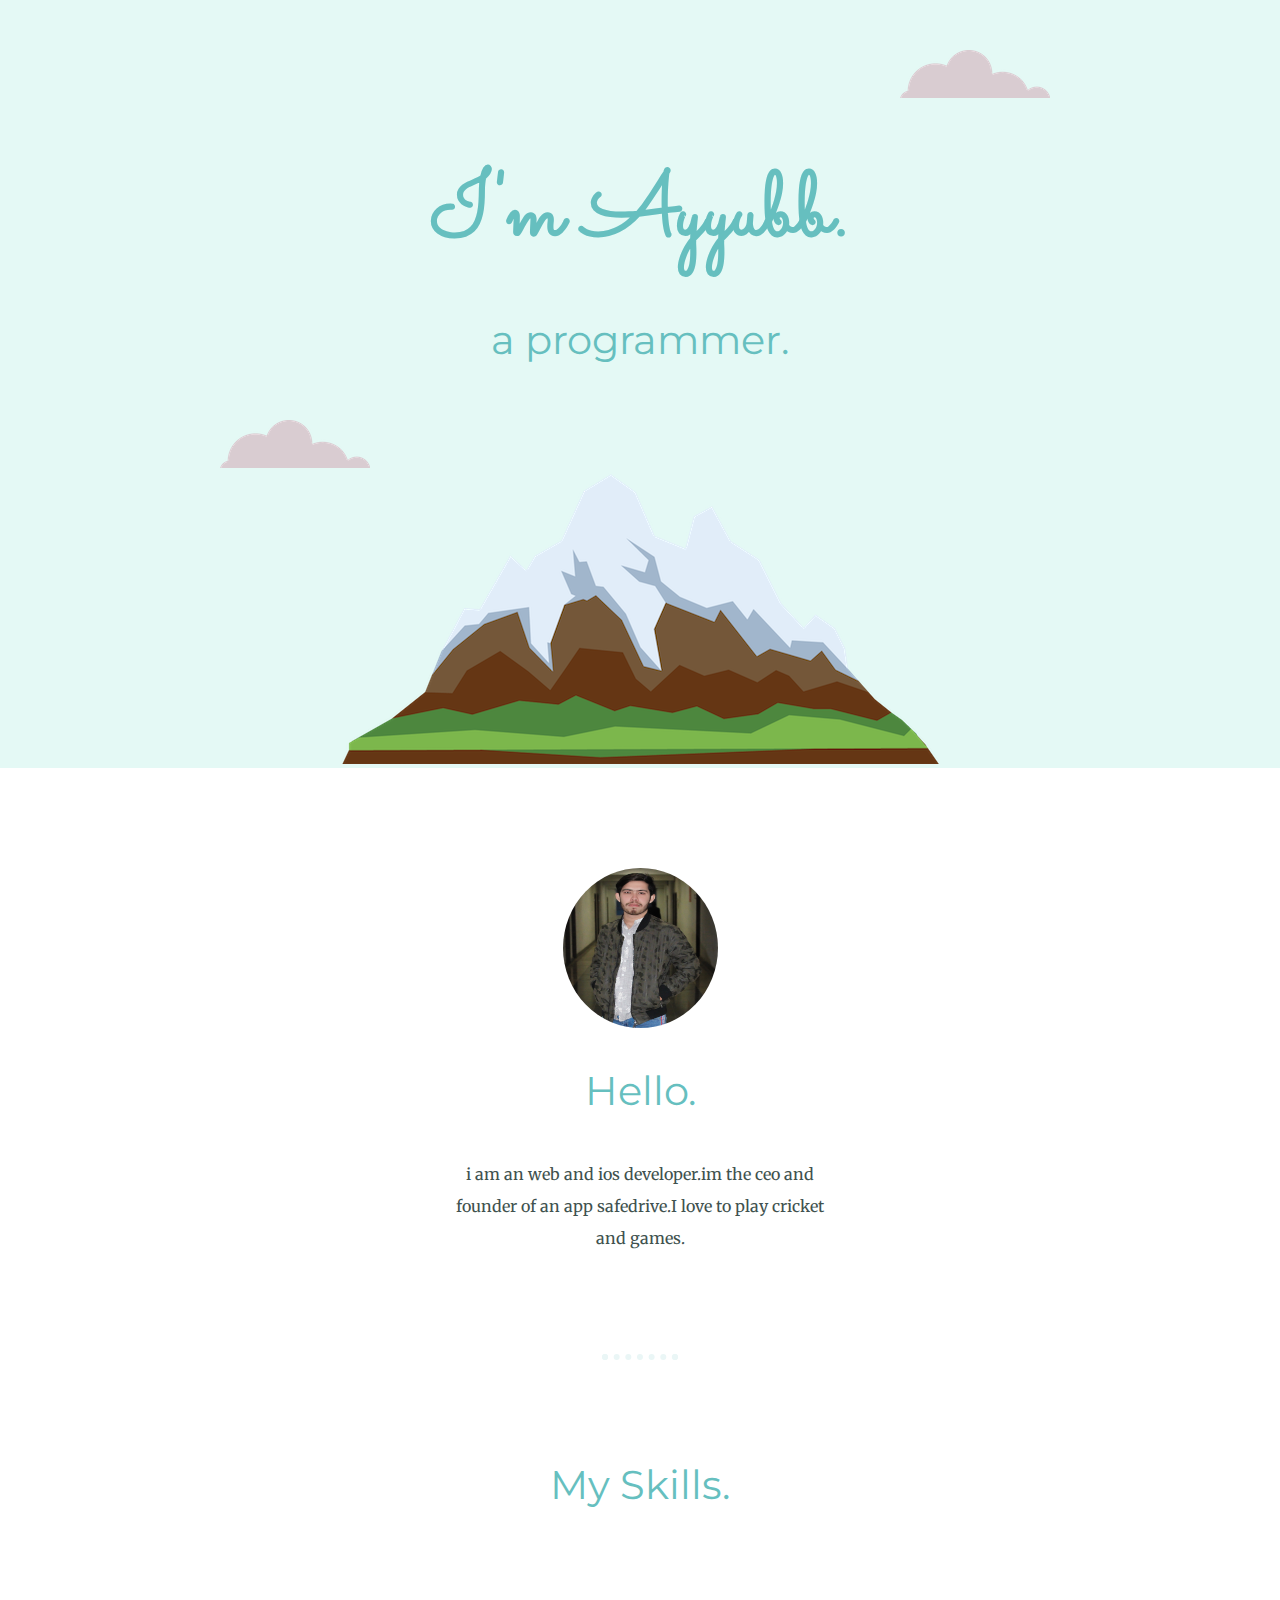
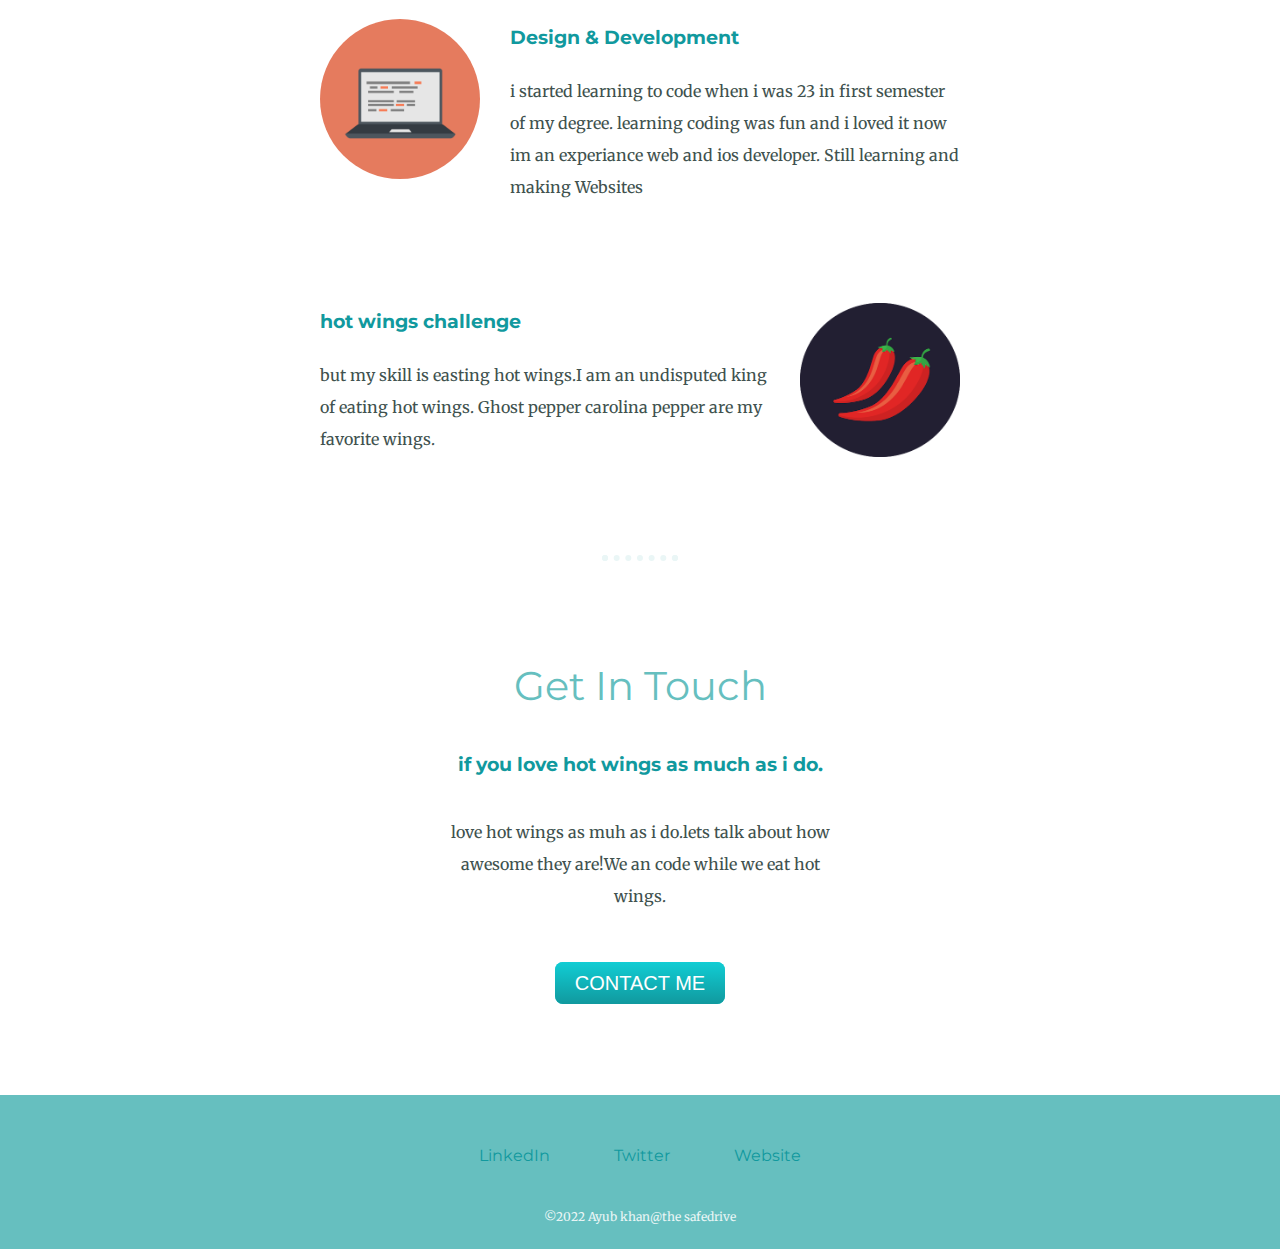
<file: index.html>
<!DOCTYPE html>
<html lang="en">
<head>
    <meta charset="UTF-8">
    <title>ayub khan</title>
    <link rel="stylesheet" href="p7.css">
    <link rel="preconnect" href="https://fonts.googleapis.com">
<link rel="preconnect" href="https://fonts.gstatic.com" crossorigin>
<link href="https://fonts.googleapis.com/css2?family=Merriweather&family=Montserrat&family=Sacramento&display=swap" rel="stylesheet">
</head>
<body>
    <div class="topcontainer">
        <img class="topcloud" src="cloud.png" alt="clouds">
        <h1>I'm Ayyubb.</h1>
        <h2>a programmer.</h2>
        <img class="botcloud" src="cloud.png" alt="clouds">
        <img src="mountain.png" alt="mountains">
    </div>

    <div class="middlecontainer">
        <div class="profile">
          <img class="ayub" src="ayub1111.jpg" alt="profile pic" width="155" height="160">
          <h2>Hello.</h2>
          <p class="p1">i am an web and ios developer.im the ceo and founder of an app safedrive.I love to play cricket and games.</p>
        </div>
        <hr>
        <div class="skills">
          <h2>My Skills.</h2>
          <div class="skillrow">
            <img class="comp" src="computer.png" alt="skkill" width="25%">
            <h3>Design & Development</h3>
            <p class="cle">i started learning to code when i was 23 in first semester of my degree. learning coding was fun and i loved it now im an experiance web and ios developer. Still learning and making Websites</p>
          </div>
          <div class="skillrow">
            <img class="chili" src="chillies.png" alt="skill" width="25%">
            <h3>hot wings challenge</h3>
            <p class="clr">but my skill is easting hot wings.I am an undisputed king of eating hot wings. Ghost pepper carolina pepper are my favorite wings. </p>
          </div>
        </div>
        <hr>
        <div class="contact-me">
          <h2>Get In Touch</h2>
          <h3>if you love hot wings as much as i do.</h3>
          <p class="p2">love hot wings as muh as i do.lets talk about how awesome they are!We an code while we eat hot wings.</p>
          <a class="btn" href="mailto:name@email.com">CONTACT ME</a>
        </div>
      </div>
      
      
      <div class="bottomcontainer">
        <a class="footer-link" href="https://www.linkedin.com/">LinkedIn</a>
        <a class="footer-link" href="https://twitter.com/">Twitter</a>
        <a class="footer-link" href="https://www.appbrewery.co/">Website</a>
        <p class="copyright">©2022 Ayub khan@the safedrive</p>
      </div>
      
</body>
</html>
</file>
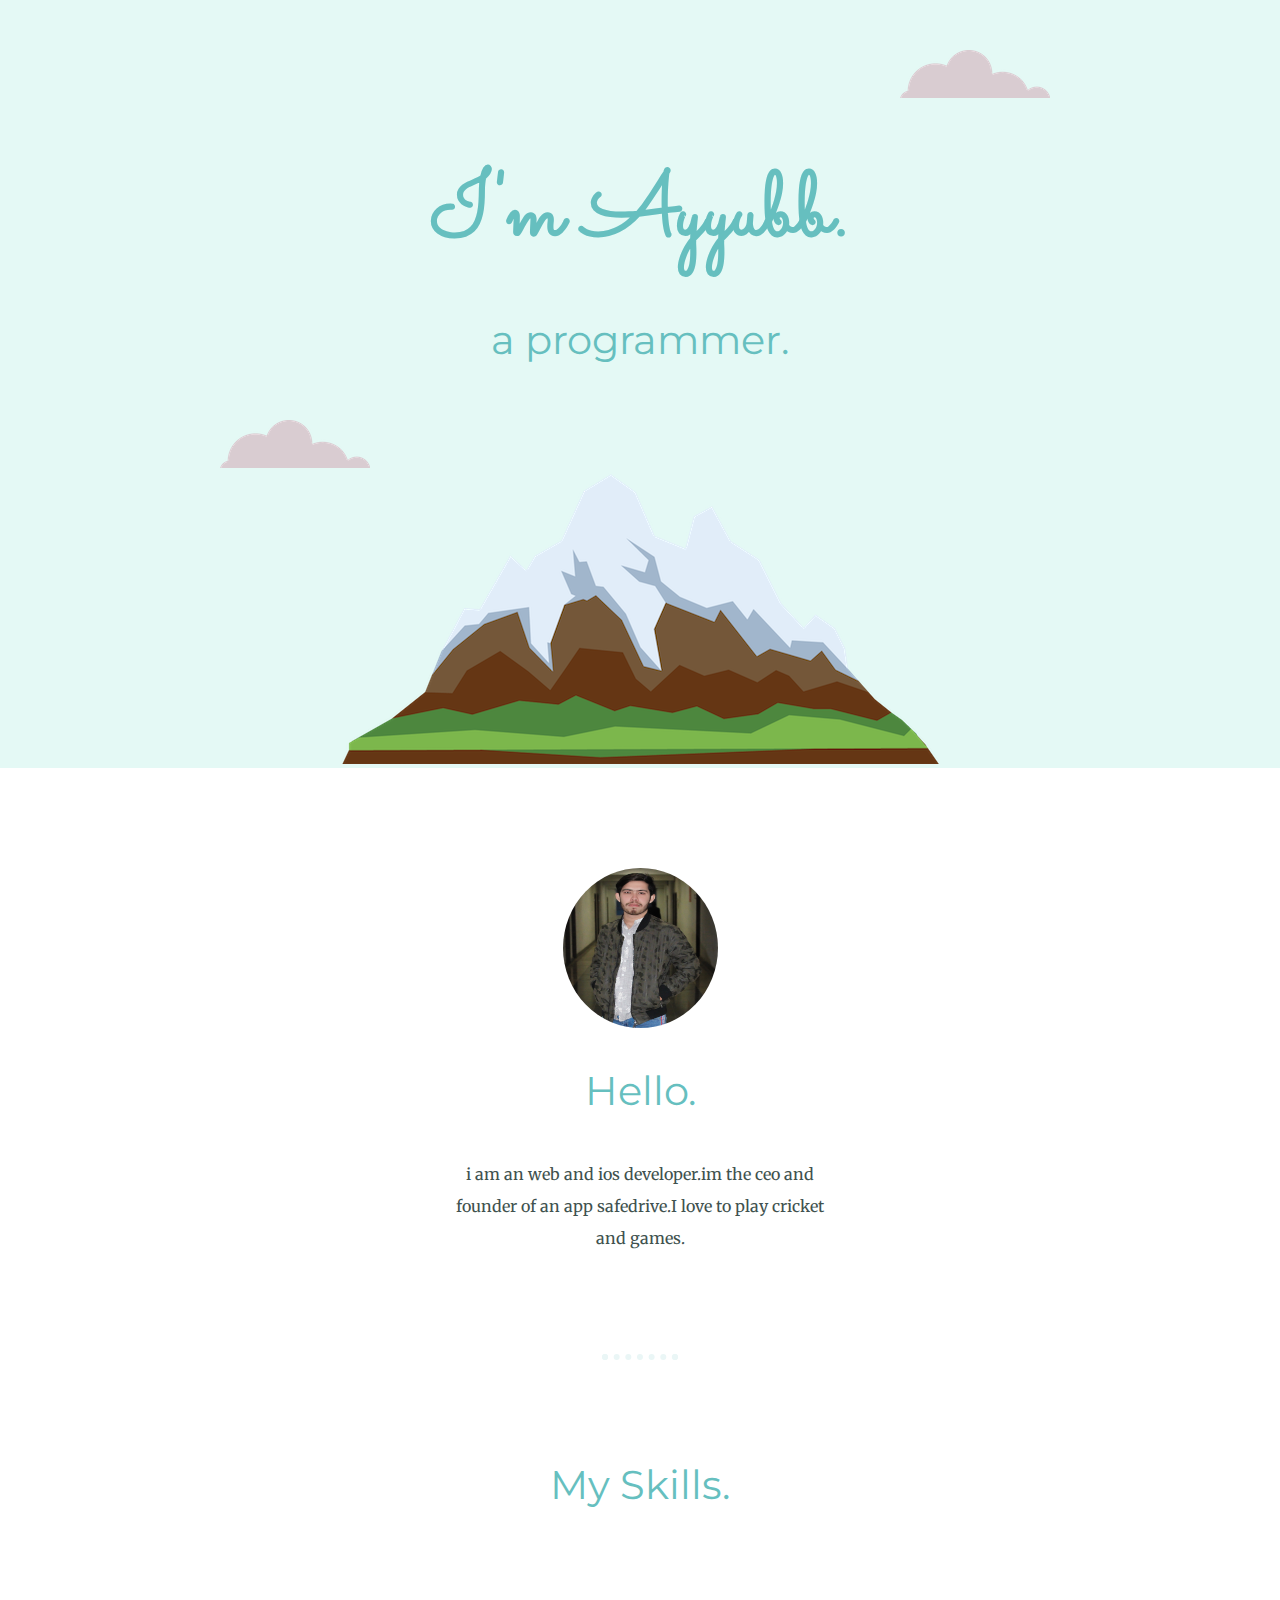
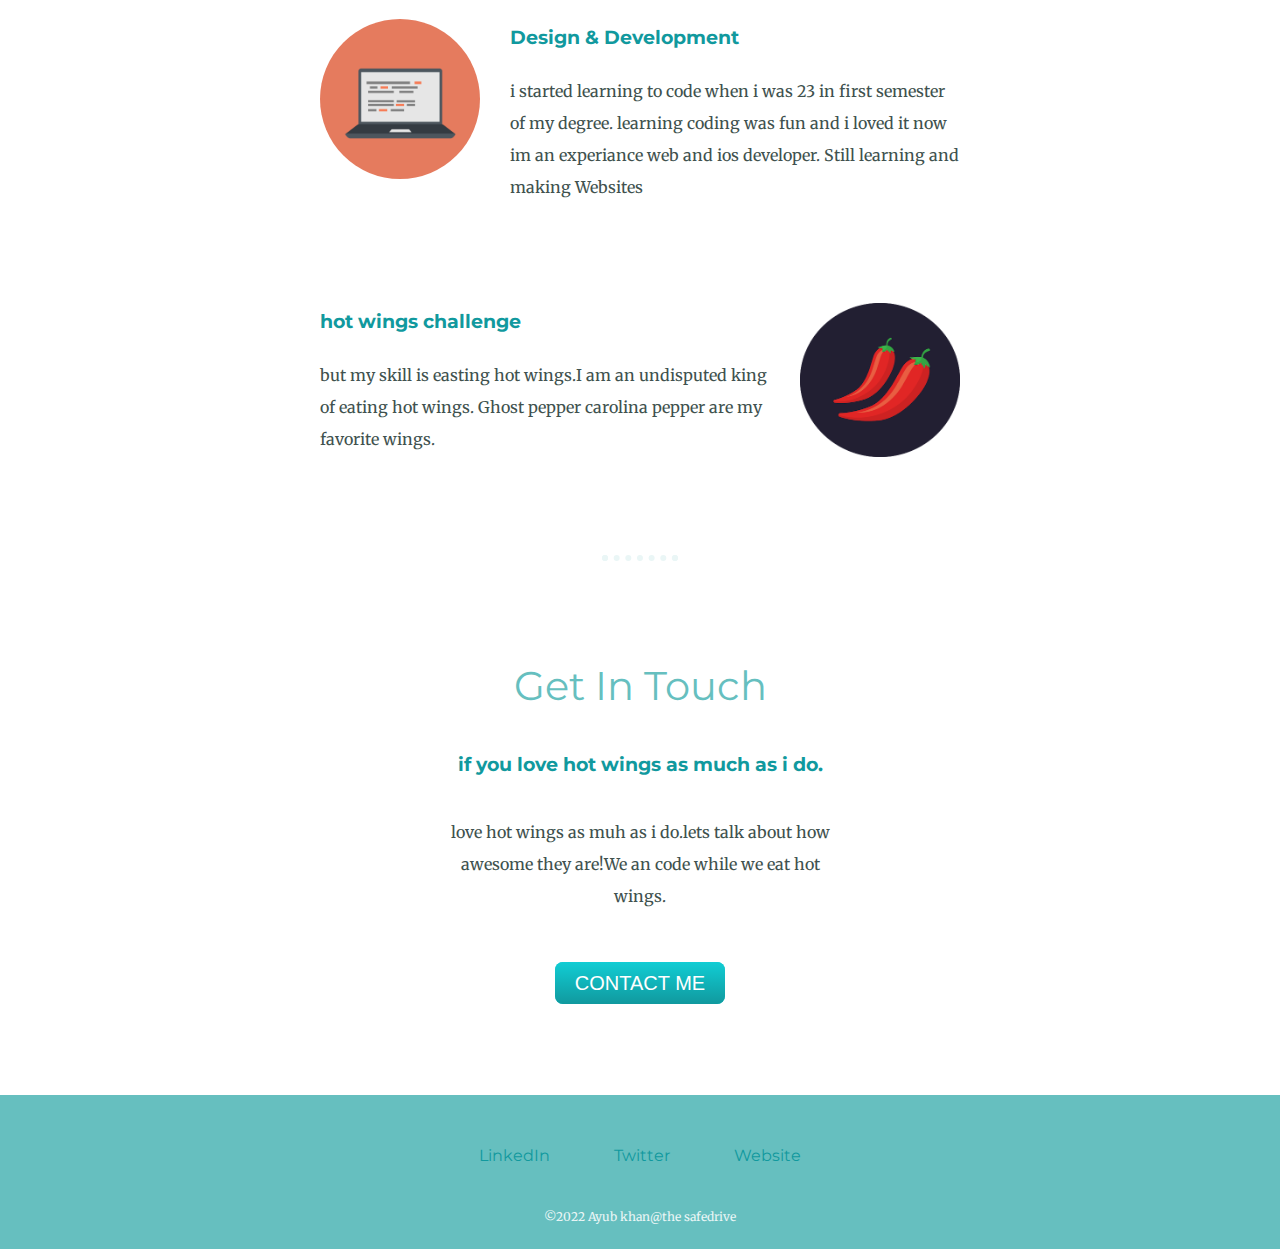
<file: p7.html>
<!DOCTYPE html>
<html lang="en">
<head>
    <meta charset="UTF-8">
    <title>ayub khan</title>
    <link rel="stylesheet" href="p7.css">
    <link rel="preconnect" href="https://fonts.googleapis.com">
<link rel="preconnect" href="https://fonts.gstatic.com" crossorigin>
<link href="https://fonts.googleapis.com/css2?family=Merriweather&family=Montserrat&family=Sacramento&display=swap" rel="stylesheet">
</head>
<body>
    <div class="topcontainer">
        <img class="topcloud" src="cloud.png" alt="clouds">
        <h1>I'm Ayyubb.</h1>
        <h2>a programmer.</h2>
        <img class="botcloud" src="cloud.png" alt="clouds">
        <img src="mountain.png" alt="mountains">
    </div>

    <div class="middlecontainer">
        <div class="profile">
          <img class="ayub" src="ayub1111.jpg" alt="profile pic" width="155" height="160">
          <h2>Hello.</h2>
          <p class="p1">i am an web and ios developer.im the ceo and founder of an app safedrive.I love to play cricket and games.</p>
        </div>
        <hr>
        <div class="skills">
          <h2>My Skills.</h2>
          <div class="skillrow">
            <img class="comp" src="computer.png" alt="skkill" width="25%">
            <h3>Design & Development</h3>
            <p class="cle">i started learning to code when i was 23 in first semester of my degree. learning coding was fun and i loved it now im an experiance web and ios developer. Still learning and making Websites</p>
          </div>
          <div class="skillrow">
            <img class="chili" src="chillies.png" alt="skill" width="25%">
            <h3>hot wings challenge</h3>
            <p class="clr">but my skill is easting hot wings.I am an undisputed king of eating hot wings. Ghost pepper carolina pepper are my favorite wings. </p>
          </div>
        </div>
        <hr>
        <div class="contact-me">
          <h2>Get In Touch</h2>
          <h3>if you love hot wings as much as i do.</h3>
          <p class="p2">love hot wings as muh as i do.lets talk about how awesome they are!We an code while we eat hot wings.</p>
          <a class="btn" href="mailto:name@email.com">CONTACT ME</a>
        </div>
      </div>
      
      
      <div class="bottomcontainer">
        <a class="footer-link" href="https://www.linkedin.com/">LinkedIn</a>
        <a class="footer-link" href="https://twitter.com/">Twitter</a>
        <a class="footer-link" href="https://www.appbrewery.co/">Website</a>
        <p class="copyright">©2022 Ayub khan@the safedrive</p>
      </div>
      
</body>
</html>
</file>
<file: p7.css>
body{
    color: #40514E;
    margin: 0;
    text-align: center;
    font-family: 'Merriweather', serif;
}
p{
    line-height: 2;
}
h1{
    color: #66BFBF;
    font-family: 'sacramento', cursive;
    font-size: 5.65rem; /* 1rem=16px   */
    margin: 50px auto 0 auto;
}
hr{
    border: dotted #EAF6F6 6px;
    border-bottom: none;
    width: 5%;
    margin: 100px auto;
}
h2{
    color: #66BFBF;
    font-family: 'montserrat', sans-serif;
    font-size: 2.5rem;
    font-weight: normal;
    padding-bottom: 10px;
}
h3{
    color: #11999E;
    font-family: 'montserrat', sans-serif;
}
.topcloud{
    position: absolute;
    top: 50px;
    left: 900px;
}
.ayub{
    border-radius: 50%;
}
.comp{
    border-radius: 50%;
    float: left;
    margin-right: 30px;

}
/*
.cle{
    clear: left;
}
.clr{
    clear: right;
}
*/
.chili{
    float: right;
    margin-left: 30px;
}

.botcloud{
    position: absolute;
    top: 420px;
    left: 220px;

}

.topcontainer{
    background-color: #E4F9F5;
    position: relative;
    padding-top: 100px;
}
.skillrow{
    width: 50%;
    margin: 100px auto 100px auto;
    text-align: left;
    line-height: 2;
}
.middlecontainer{
    margin: 100px 0;
}
.bottomcontainer{
    background-color: #66BFBF ;
    padding-top:50px;
    padding-bottom: 20px;
    text-decoration: none;

}
.contact-me{
    margin: 50px auto;
}
.p1{
    width: 30%;
    margin: auto;
}

.footer-link{
    text-decoration: none;
    margin: 30px;
    
}
.p2{
    width: 30%;
    margin: 40px auto 60px;
}
.btn {
    background: #11cdd4;
    background-image: -webkit-linear-gradient(top, #11cdd4, #11999e);
    background-image: -moz-linear-gradient(top, #11cdd4, #11999e);
    background-image: -ms-linear-gradient(top, #11cdd4, #11999e);
    background-image: -o-linear-gradient(top, #11cdd4, #11999e);
    background-image: linear-gradient(to bottom, #11cdd4, #11999e);
    -webkit-border-radius: 8;
    -moz-border-radius: 8;
    border-radius: 8px;
    font-family: Arial;
    color: #ffffff;
    font-size: 20px;
    padding: 10px 20px 10px 20px;
    text-decoration: none;
  }
  
  .btn:hover {
    background: #30e3cb;
    background-image: -webkit-linear-gradient(top, #30e3cb, #2bc4ad);
    background-image: -moz-linear-gradient(top, #30e3cb, #2bc4ad);
    background-image: -ms-linear-gradient(top, #30e3cb, #2bc4ad);
    background-image: -o-linear-gradient(top, #30e3cb, #2bc4ad);
    background-image: linear-gradient(to bottom, #30e3cb, #2bc4ad);
    text-decoration: none;
  }
  a{
    color: #11999E;
    font-family: 'montserrat', sans-serif;
 }
 a:hover{
    color: #EAF6F6;
 }
.copyright{
    color: #eaf6f6;
    font-size: 0.75rem;
    margin: 40px 0 0 0;
}
</file>
